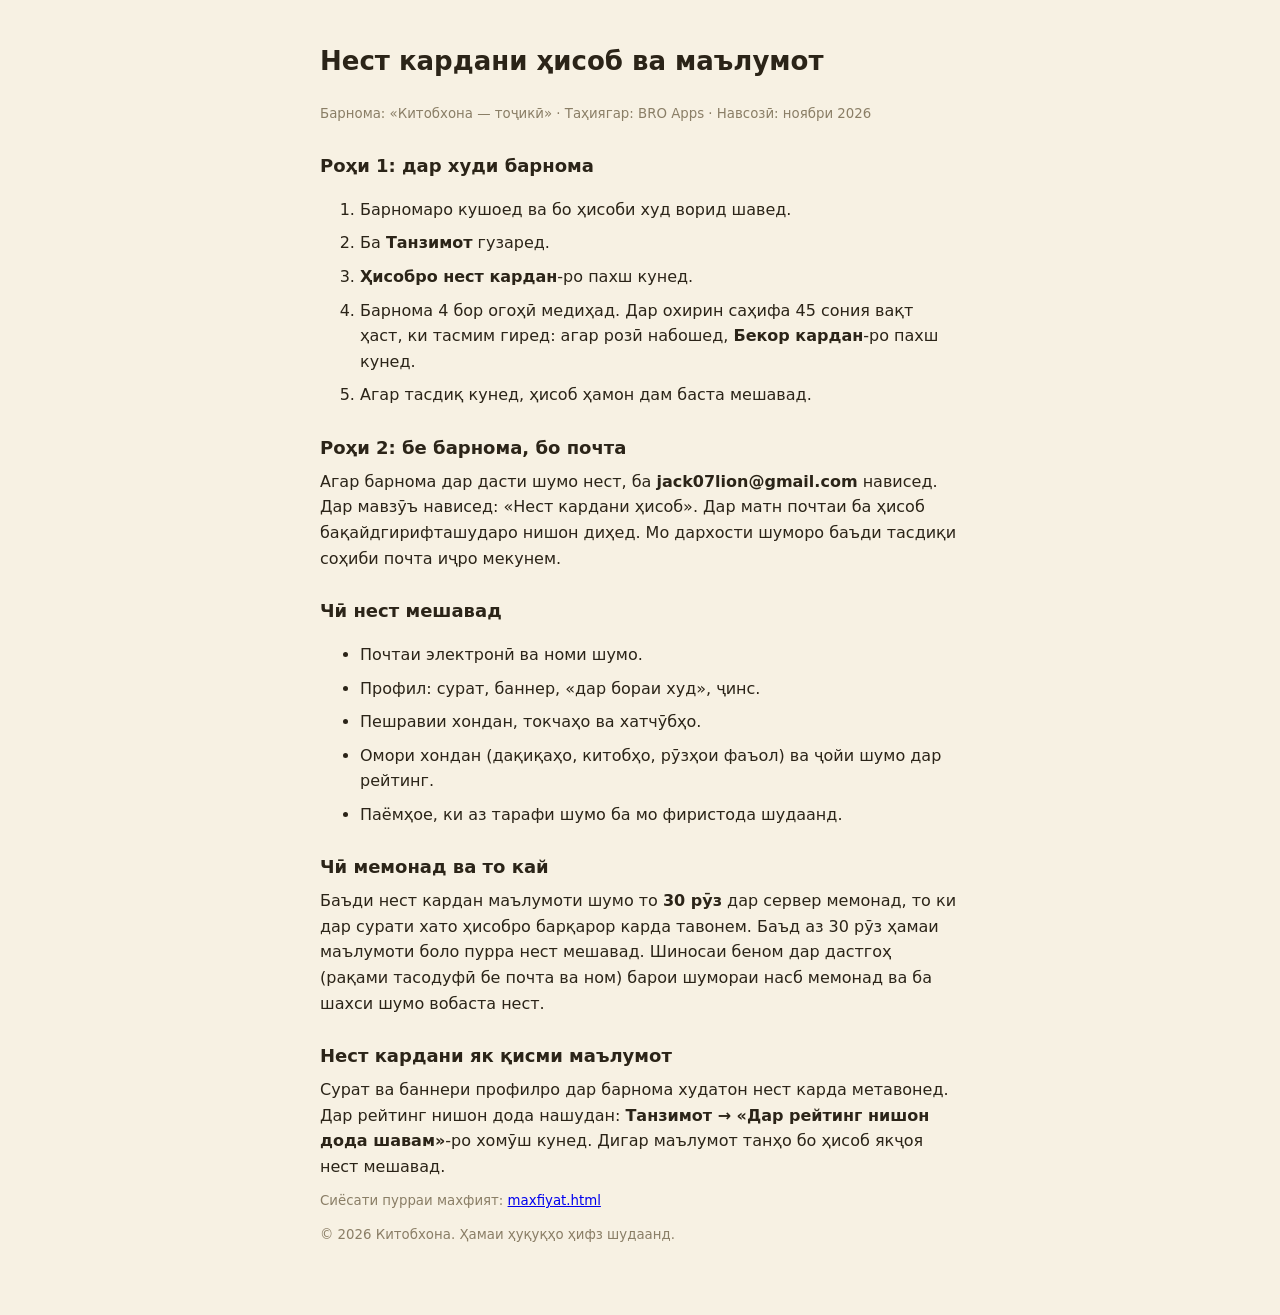
<file: hisob-nest.html>
<!doctype html>
<html lang="tg"><head><meta charset="utf-8"><meta name="viewport" content="width=device-width,initial-scale=1">
<title>Китобхона — тоҷикӣ: нест кардани ҳисоб</title>
<style>
:root{--bg:#f7f1e3;--ink:#2b2418;--mut:#8a7e66}@media (prefers-color-scheme:dark){:root{--bg:#131211;--ink:#f2efe9;--mut:#9a968f}}
body{margin:0;background:var(--bg);color:var(--ink);font:16px/1.6 system-ui,-apple-system,Segoe UI,Roboto,sans-serif;padding:24px 18px 60px}
main{max-width:640px;margin:0 auto}h1{font-size:26px}h2{font-size:18px;margin:26px 0 6px}p,li{margin:0 0 8px}small{color:var(--mut)}
</style></head><body><main>
<h1>Нест кардани ҳисоб ва маълумот</h1>
<small>Барнома: «Китобхона — тоҷикӣ» · Таҳиягар: BRO Apps · Навсозӣ: ноябри 2026</small>

<h2>Роҳи 1: дар худи барнома</h2>
<ol>
<li>Барномаро кушоед ва бо ҳисоби худ ворид шавед.</li>
<li>Ба <b>Танзимот</b> гузаред.</li>
<li><b>Ҳисобро нест кардан</b>-ро пахш кунед.</li>
<li>Барнома 4 бор огоҳӣ медиҳад. Дар охирин саҳифа 45 сония вақт ҳаст, ки тасмим гиред: агар розӣ набошед, <b>Бекор кардан</b>-ро пахш кунед.</li>
<li>Агар тасдиқ кунед, ҳисоб ҳамон дам баста мешавад.</li>
</ol>

<h2>Роҳи 2: бе барнома, бо почта</h2>
<p>Агар барнома дар дасти шумо нест, ба <b>jack07lion@gmail.com</b> нависед. Дар мавзӯъ нависед: «Нест кардани ҳисоб». Дар матн почтаи ба ҳисоб бақайдгирифташударо нишон диҳед. Мо дархости шуморо баъди тасдиқи соҳиби почта иҷро мекунем.</p>

<h2>Чӣ нест мешавад</h2>
<ul>
<li>Почтаи электронӣ ва номи шумо.</li>
<li>Профил: сурат, баннер, «дар бораи худ», ҷинс.</li>
<li>Пешравии хондан, токчаҳо ва хатчӯбҳо.</li>
<li>Омори хондан (дақиқаҳо, китобҳо, рӯзҳои фаъол) ва ҷойи шумо дар рейтинг.</li>
<li>Паёмҳое, ки аз тарафи шумо ба мо фиристода шудаанд.</li>
</ul>

<h2>Чӣ мемонад ва то кай</h2>
<p>Баъди нест кардан маълумоти шумо то <b>30 рӯз</b> дар сервер мемонад, то ки дар сурати хато ҳисобро барқарор карда тавонем. Баъд аз 30 рӯз ҳамаи маълумоти боло пурра нест мешавад. Шиносаи беном дар дастгоҳ (рақами тасодуфӣ бе почта ва ном) барои шумораи насб мемонад ва ба шахси шумо вобаста нест.</p>

<h2>Нест кардани як қисми маълумот</h2>
<p>Сурат ва баннери профилро дар барнома худатон нест карда метавонед. Дар рейтинг нишон дода нашудан: <b>Танзимот → «Дар рейтинг нишон дода шавам»</b>-ро хомӯш кунед. Дигар маълумот танҳо бо ҳисоб якҷоя нест мешавад.</p>

<p><small>Сиёсати пурраи махфият: <a href="maxfiyat.html">maxfiyat.html</a></small></p>
<p><small>© 2026 Китобхона. Ҳамаи ҳуқуқҳо ҳифз шудаанд.</small></p>
</main></body></html>
</file>
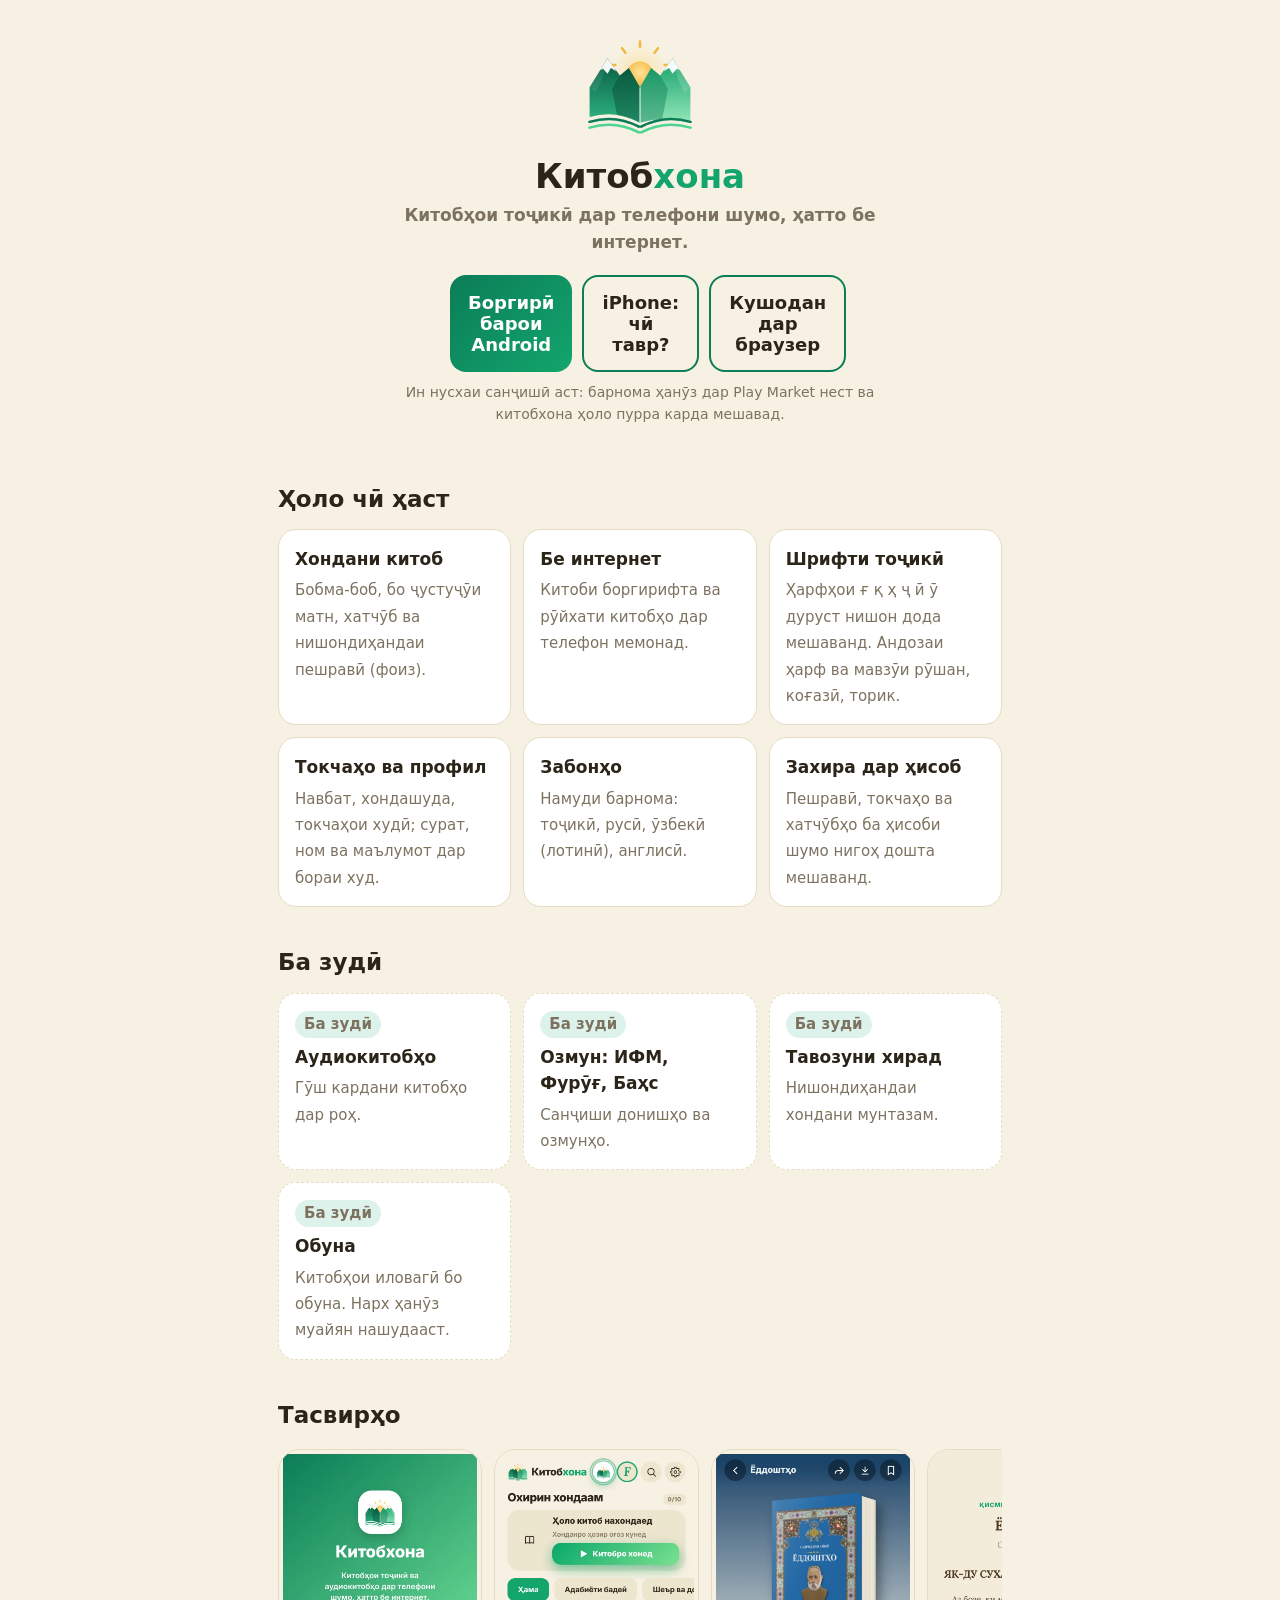
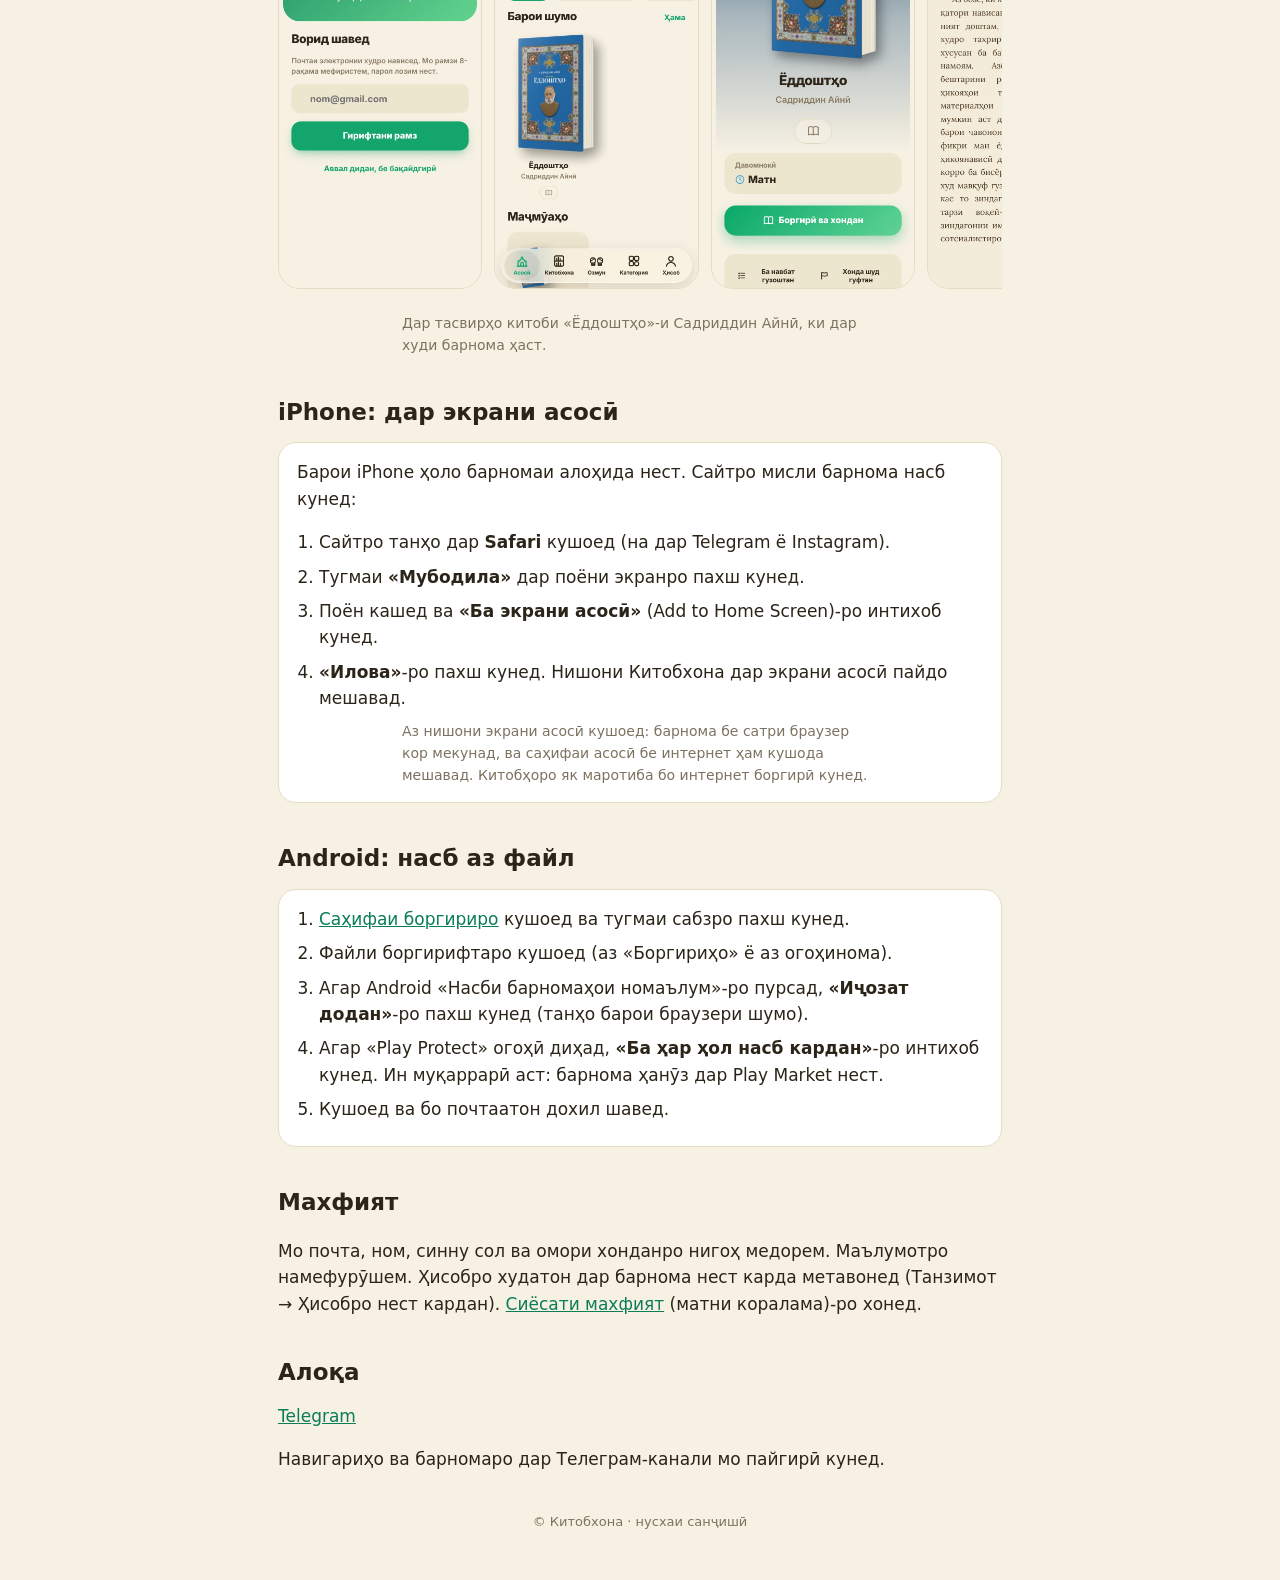
<file: landing.html>
<!doctype html>
<html lang="tg"><head><meta charset="utf-8"><meta name="viewport" content="width=device-width,initial-scale=1">
<title>Китобхона — китобҳои тоҷикӣ дар телефони шумо</title>
<meta name="description" content="Китобхона — барномаи китобҳои тоҷикӣ: хондан дар телефон, ҳатто бе интернет.">
<link rel="icon" href="logos/kitobkhona-logo.svg" type="image/svg+xml">
<link rel="apple-touch-icon" href="icons/apple-touch-icon.png">
<meta name="theme-color" content="#0b7d57">
<style>
:root{--g:#0b7d57;--g2:#13a56d;--bg:#f7f1e3;--ink:#2b2418;--mut:#7d7260;--card:#fff;--line:#e6dcc3}
@media (prefers-color-scheme:dark){:root{--bg:#131211;--ink:#f2efe9;--mut:#a39e94;--card:#1f1d1b;--line:#2f2c28}}
*{box-sizing:border-box}html{scroll-behavior:smooth}
body{margin:0;background:var(--bg);color:var(--ink);font:17px/1.55 system-ui,-apple-system,"Segoe UI",Roboto,sans-serif;padding:0 0 48px}
main{max-width:760px;margin:0 auto;padding:0 18px}
.hero{text-align:center;padding:max(28px,env(safe-area-inset-top)) 0 18px}
.hero img.lg{width:112px;height:auto}
h1{font-size:34px;line-height:1.15;margin:10px 0 6px}h1 em{font-style:normal;color:var(--g2)}
.lead{color:var(--mut);font-weight:600;margin:0 auto 20px;max-width:30em}
.btns{display:flex;flex-direction:column;gap:10px;max-width:380px;margin:0 auto}
.btn{display:flex;align-items:center;justify-content:center;border-radius:16px;padding:15px 18px;font:800 18px system-ui,sans-serif;text-decoration:none;background:linear-gradient(135deg,var(--g),var(--g2));color:#fff}
.btn.s{background:transparent;color:var(--ink);border:2px solid var(--g)}
.note{color:var(--mut);font-size:14px;text-align:center;margin:10px auto 0;max-width:34em}
h2{font-size:23px;margin:38px 0 12px}
.grid{display:grid;grid-template-columns:repeat(auto-fit,minmax(210px,1fr));gap:12px}
.card{background:var(--card);border:1px solid var(--line);border-radius:18px;padding:16px}
.card b{display:block;margin-bottom:4px}.card span{color:var(--mut);font-size:15px}
.soon .card{border-style:dashed}.tag{display:inline-block;font-size:12px;font-weight:800;color:var(--g);background:rgba(19,165,109,.14);border-radius:99px;padding:2px 9px;margin-bottom:6px}
.shots{display:flex;gap:12px;overflow-x:auto;padding:4px 2px 14px;scroll-snap-type:x mandatory;-webkit-overflow-scrolling:touch}
.shots img{height:440px;width:auto;border-radius:22px;border:1px solid var(--line);scroll-snap-align:start;flex:none;background:var(--card)}
ol{margin:0;padding-left:22px}li{margin:0 0 8px}
.how{background:var(--card);border:1px solid var(--line);border-radius:18px;padding:16px 18px;margin:0 0 14px}
.how h3{margin:0 0 8px;font-size:19px}
a{color:var(--g)}.contact a,.contact span{display:block;margin:0 0 6px}
footer{margin-top:40px;color:var(--mut);font-size:13px;text-align:center}
@media (min-width:640px){.btns{flex-direction:row}.btn{flex:1}}
</style></head><body><main>

<header class="hero">
 <img class="lg" src="logos/kitobkhona-logo.svg" alt="Логотипи Китобхона" width="112" height="112">
 <h1>Китоб<em>хона</em></h1>
 <p class="lead">Китобҳои тоҷикӣ дар телефони шумо, ҳатто бе интернет.</p>
 <div class="btns">
  <a class="btn" href="yuklab.html">Боргирӣ барои Android</a>
  <a class="btn s" href="#iphone">iPhone: чӣ тавр?</a>
  <a class="btn s" href="index.html">Кушодан дар браузер</a>
 </div>
 <p class="note">Ин нусхаи санҷишӣ аст: барнома ҳанӯз дар Play Market нест ва китобхона ҳоло пурра карда мешавад.</p>
</header>

<h2>Ҳоло чӣ ҳаст</h2>
<div class="grid">
 <div class="card"><b>Хондани китоб</b><span>Бобма-боб, бо ҷустуҷӯи матн, хатчӯб ва нишондиҳандаи пешравӣ (фоиз).</span></div>
 <div class="card"><b>Бе интернет</b><span>Китоби боргирифта ва рӯйхати китобҳо дар телефон мемонад.</span></div>
 <div class="card"><b>Шрифти тоҷикӣ</b><span>Ҳарфҳои ғ қ ҳ ҷ ӣ ӯ дуруст нишон дода мешаванд. Андозаи ҳарф ва мавзӯи рӯшан, коғазӣ, торик.</span></div>
 <div class="card"><b>Токчаҳо ва профил</b><span>Навбат, хондашуда, токчаҳои худӣ; сурат, ном ва маълумот дар бораи худ.</span></div>
 <div class="card"><b>Забонҳо</b><span>Намуди барнома: тоҷикӣ, русӣ, ӯзбекӣ (лотинӣ), англисӣ.</span></div>
 <div class="card"><b>Захира дар ҳисоб</b><span>Пешравӣ, токчаҳо ва хатчӯбҳо ба ҳисоби шумо нигоҳ дошта мешаванд.</span></div>
</div>

<h2>Ба зудӣ</h2>
<div class="grid soon">
 <div class="card"><span class="tag">Ба зудӣ</span><b>Аудиокитобҳо</b><span>Гӯш кардани китобҳо дар роҳ.</span></div>
 <div class="card"><span class="tag">Ба зудӣ</span><b>Озмун: ИФМ, Фурӯғ, Баҳс</b><span>Санҷиши донишҳо ва озмунҳо.</span></div>
 <div class="card"><span class="tag">Ба зудӣ</span><b>Тавозуни хирад</b><span>Нишондиҳандаи хондани мунтазам.</span></div>
 <div class="card"><span class="tag">Ба зудӣ</span><b>Обуна</b><span>Китобҳои иловагӣ бо обуна. Нарх ҳанӯз муайян нашудааст.</span></div>
</div>

<h2>Тасвирҳо</h2>
<div class="shots" role="list" aria-label="Тасвирҳои барнома">
 <img role="listitem" src="landing/1-kirish.webp" alt="Саҳифаи воридшавӣ" loading="lazy" height="440">
 <img role="listitem" src="landing/2-asosi.webp" alt="Саҳифаи асосӣ" loading="lazy" height="440">
 <img role="listitem" src="landing/3-kitob.webp" alt="Саҳифаи китоб" loading="lazy" height="440">
 <img role="listitem" src="landing/4-khondan.webp" alt="Хондани китоб" loading="lazy" height="440">
 <img role="listitem" src="landing/5-torik.webp" alt="Мавзӯи торик" loading="lazy" height="440">
</div>
<p class="note" style="text-align:left">Дар тасвирҳо китоби «Ёддоштҳо»-и Садриддин Айнӣ, ки дар худи барнома ҳаст.</p>

<h2 id="iphone">iPhone: дар экрани асосӣ</h2>
<div class="how">
 <p style="margin-top:0">Барои iPhone ҳоло барномаи алоҳида нест. Сайтро мисли барнома насб кунед:</p>
 <ol>
  <li>Сайтро танҳо дар <b>Safari</b> кушоед (на дар Telegram ё Instagram).</li>
  <li>Тугмаи <b>«Мубодила»</b> дар поёни экранро пахш кунед.</li>
  <li>Поён кашед ва <b>«Ба экрани асосӣ»</b> (Add to Home Screen)-ро интихоб кунед.</li>
  <li><b>«Илова»</b>-ро пахш кунед. Нишони Китобхона дар экрани асосӣ пайдо мешавад.</li>
 </ol>
 <p class="note" style="text-align:left">Аз нишони экрани асосӣ кушоед: барнома бе сатри браузер кор мекунад, ва саҳифаи асосӣ бе интернет ҳам кушода мешавад. Китобҳоро як маротиба бо интернет боргирӣ кунед.</p>
</div>

<h2>Android: насб аз файл</h2>
<div class="how">
 <ol>
  <li><a href="yuklab.html">Саҳифаи боргириро</a> кушоед ва тугмаи сабзро пахш кунед.</li>
  <li>Файли боргирифтаро кушоед (аз «Боргириҳо» ё аз огоҳинома).</li>
  <li>Агар Android «Насби барномаҳои номаълум»-ро пурсад, <b>«Иҷозат додан»</b>-ро пахш кунед (танҳо барои браузери шумо).</li>
  <li>Агар «Play Protect» огоҳӣ диҳад, <b>«Ба ҳар ҳол насб кардан»</b>-ро интихоб кунед. Ин муқаррарӣ аст: барнома ҳанӯз дар Play Market нест.</li>
  <li>Кушоед ва бо почтаатон дохил шавед.</li>
 </ol>
</div>

<h2>Махфият</h2>
<p>Мо почта, ном, синну сол ва омори хонданро нигоҳ медорем. Маълумотро намефурӯшем. Ҳисобро худатон дар барнома нест карда метавонед (Танзимот → Ҳисобро нест кардан). <a href="maxfiyat.html">Сиёсати махфият</a> (матни коралама)-ро хонед.</p>

<h2>Алоқа</h2>
<div class="contact" id="contact"><span>Алоқа ба зудӣ илова мешавад.</span></div>
<p>Навигариҳо ва барномаро дар Телеграм-канали мо пайгирӣ кунед.</p>

<footer>© Китобхона · нусхаи санҷишӣ</footer>
</main>
<script>
/* Бунёдгузорон ин ҷо ҳавола ва почтаро менависанд. Холӣ бошад — ҳеҷ чиз нишон дода намешавад. */
const CONTACT={telegram:"https://t.me/kitobkhona_official",email:""};
(()=>{const box=document.getElementById("contact"),rows=[];
 if(/^https:\/\/t\.me\/[A-Za-z0-9_]{3,}$/.test(CONTACT.telegram))rows.push('<a href="'+CONTACT.telegram+'" rel="noopener">Telegram</a>');
 if(/^[^\s@<>"]+@[^\s@<>"]+\.[^\s@<>"]{2,}$/.test(CONTACT.email))rows.push('<a href="mailto:'+CONTACT.email+'">'+CONTACT.email+'</a>');
 if(rows.length)box.innerHTML=rows.join("")})();
</script>
</body></html>
</file>
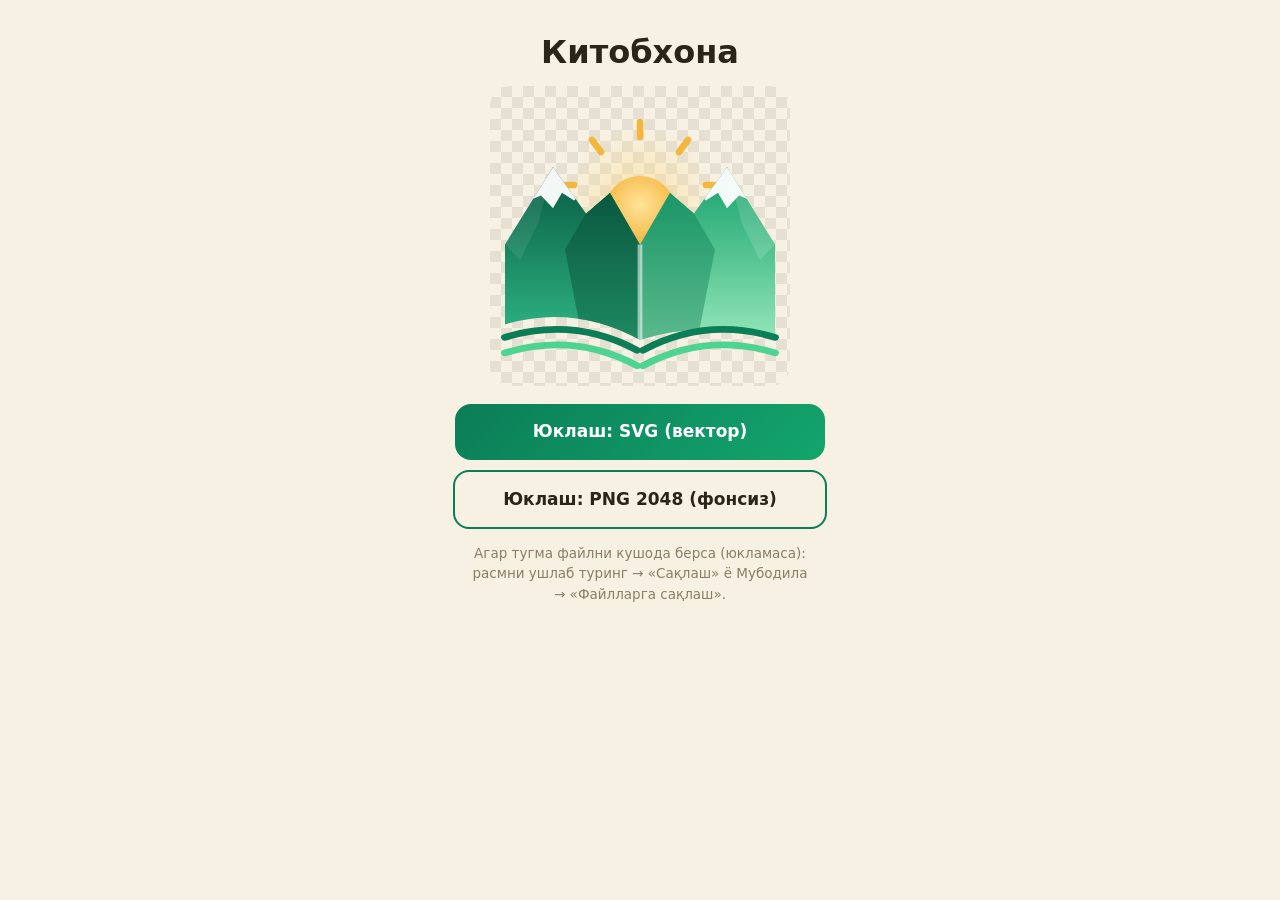
<file: logo.html>
<!doctype html>
<html lang="tg"><head><meta charset="utf-8"><meta name="viewport" content="width=device-width,initial-scale=1">
<title>Китобхона — логотип</title>
<style>
:root{--bg:#f7f1e3;--ink:#2b2418;--g:#0b7d57;--g2:#13a56d}
@media (prefers-color-scheme:dark){:root{--bg:#131211;--ink:#f2efe9}}
body{margin:0;background:var(--bg);color:var(--ink);font:16px/1.5 system-ui,-apple-system,Segoe UI,Roboto,sans-serif;padding:28px 18px;text-align:center}
img{width:min(70vw,300px);height:auto;margin:10px auto 18px;display:block;background:repeating-conic-gradient(#e6e0d2 0% 25%,#f7f1e3 0% 50%) 0 0/22px 22px;border-radius:20px}
a.b{display:block;max-width:340px;margin:10px auto;padding:15px;border-radius:16px;background:linear-gradient(135deg,var(--g),var(--g2));color:#fff;text-decoration:none;font-weight:800;font-size:17px}
a.b.s{background:var(--bg);color:var(--ink);border:2px solid var(--g)}
p{color:#8a7e66;font-size:13.5px;max-width:340px;margin:14px auto}
</style></head><body>
<h1 style="margin:0 0 4px">Китобхона</h1>
<img src="logos/kitobkhona-logo.svg" alt="Логотип">
<a class="b" href="logos/kitobkhona-logo.svg" download="kitobkhona-logo.svg">Юклаш: SVG (вектор)</a>
<a class="b s" href="logos/kitobkhona-logo-2048.png" download="kitobkhona-logo-2048.png">Юклаш: PNG 2048 (фонсиз)</a>
<p>Агар тугма файлни кушода берса (юкламаса): расмни ушлаб туринг → «Сақлаш» ё Мубодила → «Файлларга сақлаш».</p>
</body></html>
</file>
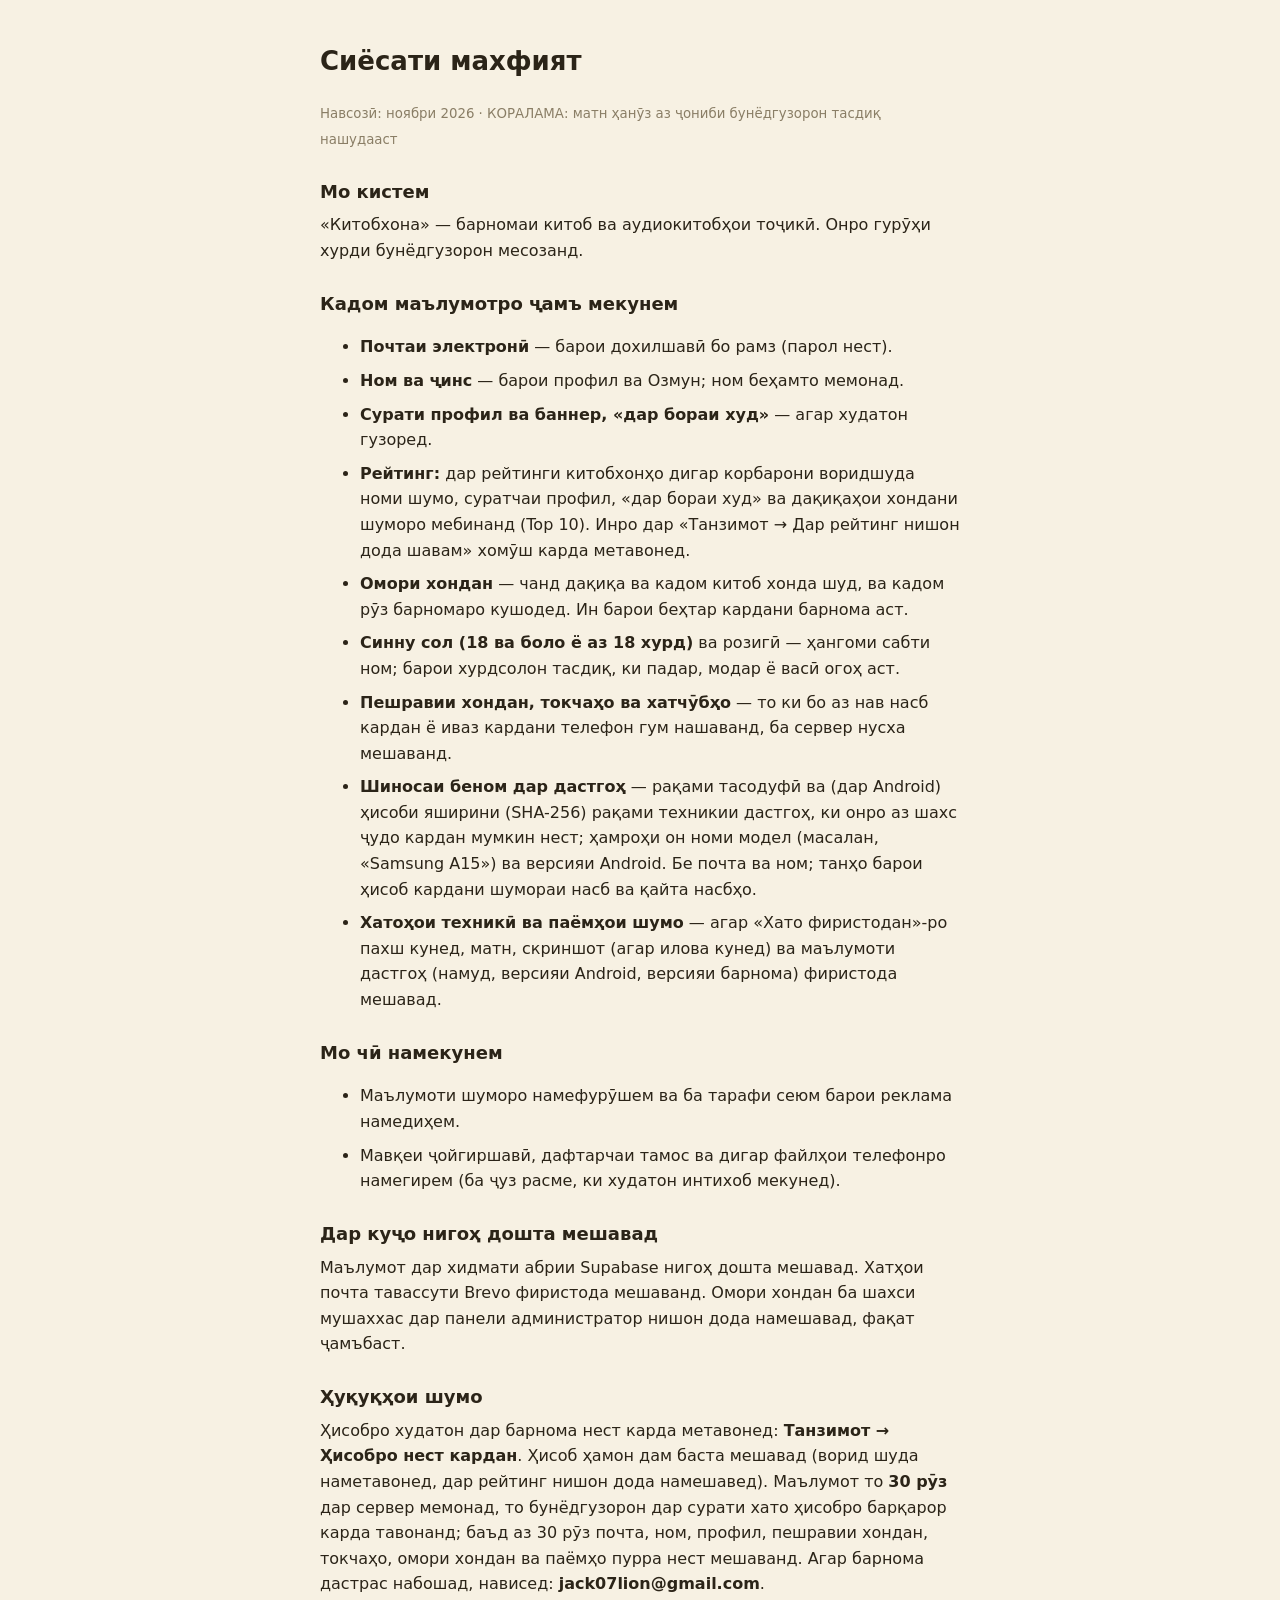
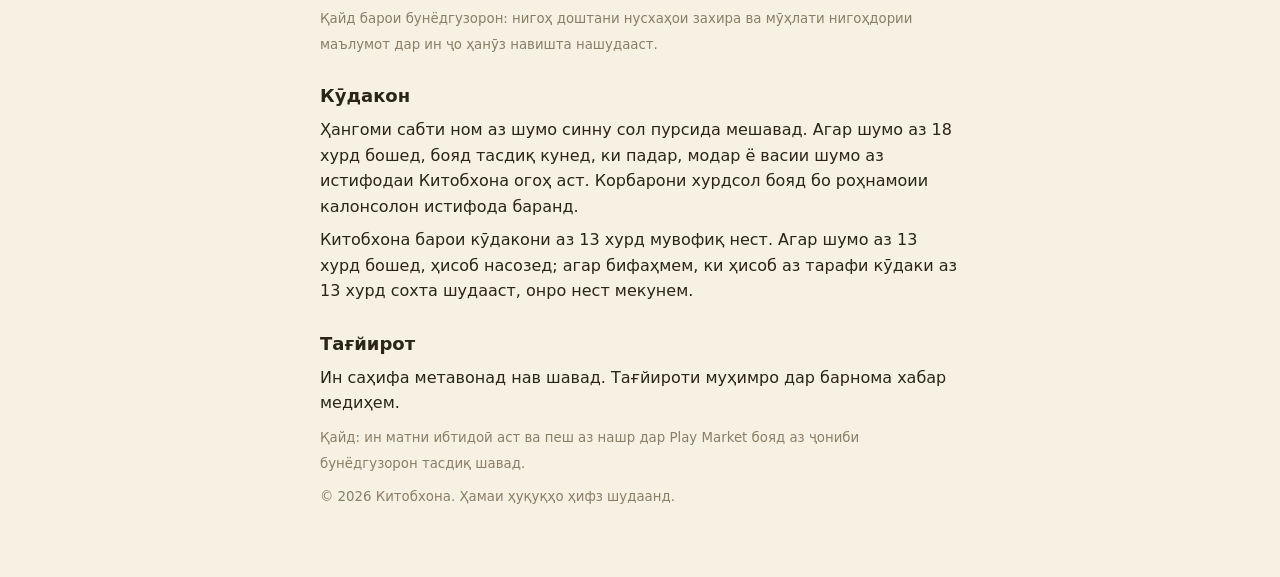
<file: maxfiyat.html>
<!doctype html>
<html lang="tg"><head><meta charset="utf-8"><meta name="viewport" content="width=device-width,initial-scale=1">
<title>Китобхона — Сиёсати махфият</title>
<style>
:root{--bg:#f7f1e3;--ink:#2b2418;--mut:#8a7e66}@media (prefers-color-scheme:dark){:root{--bg:#131211;--ink:#f2efe9;--mut:#9a968f}}
body{margin:0;background:var(--bg);color:var(--ink);font:16px/1.6 system-ui,-apple-system,Segoe UI,Roboto,sans-serif;padding:24px 18px 60px}
main{max-width:640px;margin:0 auto}h1{font-size:26px}h2{font-size:18px;margin:26px 0 6px}p,li{margin:0 0 8px}small{color:var(--mut)}
</style></head><body><main>
<h1>Сиёсати махфият</h1>
<small>Навсозӣ: ноябри 2026 · КОРАЛАМА: матн ҳанӯз аз ҷониби бунёдгузорон тасдиқ нашудааст</small>
<h2>Мо кистем</h2>
<p>«Китобхона» — барномаи китоб ва аудиокитобҳои тоҷикӣ. Онро гурӯҳи хурди бунёдгузорон месозанд.</p>
<h2>Кадом маълумотро ҷамъ мекунем</h2>
<ul>
<li><b>Почтаи электронӣ</b> — барои дохилшавӣ бо рамз (парол нест).</li>
<li><b>Ном ва ҷинс</b> — барои профил ва Озмун; ном беҳамто мемонад.</li>
<li><b>Сурати профил ва баннер, «дар бораи худ»</b> — агар худатон гузоред.</li>
<li><b>Рейтинг:</b> дар рейтинги китобхонҳо дигар корбарони воридшуда номи шумо, суратчаи профил, «дар бораи худ» ва дақиқаҳои хондани шуморо мебинанд (Top 10). Инро дар «Танзимот → Дар рейтинг нишон дода шавам» хомӯш карда метавонед.</li>
<li><b>Омори хондан</b> — чанд дақиқа ва кадом китоб хонда шуд, ва кадом рӯз барномаро кушодед. Ин барои беҳтар кардани барнома аст.</li>
<li><b>Синну сол (18 ва боло ё аз 18 хурд)</b> ва розигӣ — ҳангоми сабти ном; барои хурдсолон тасдиқ, ки падар, модар ё васӣ огоҳ аст.</li>
<li><b>Пешравии хондан, токчаҳо ва хатчӯбҳо</b> — то ки бо аз нав насб кардан ё иваз кардани телефон гум нашаванд, ба сервер нусха мешаванд.</li>
<li><b>Шиносаи беном дар дастгоҳ</b> — рақами тасодуфӣ ва (дар Android) ҳисоби яширини (SHA-256) рақами техникии дастгоҳ, ки онро аз шахс ҷудо кардан мумкин нест; ҳамроҳи он номи модел (масалан, «Samsung A15») ва версияи Android. Бе почта ва ном; танҳо барои ҳисоб кардани шумораи насб ва қайта насбҳо.</li>
<li><b>Хатоҳои техникӣ ва паёмҳои шумо</b> — агар «Хато фиристодан»-ро пахш кунед, матн, скриншот (агар илова кунед) ва маълумоти дастгоҳ (намуд, версияи Android, версияи барнома) фиристода мешавад.</li>
</ul>
<h2>Мо чӣ намекунем</h2>
<ul><li>Маълумоти шуморо намефурӯшем ва ба тарафи сеюм барои реклама намедиҳем.</li>
<li>Мавқеи ҷойгиршавӣ, дафтарчаи тамос ва дигар файлҳои телефонро намегирем (ба ҷуз расме, ки худатон интихоб мекунед).</li></ul>
<h2>Дар куҷо нигоҳ дошта мешавад</h2>
<p>Маълумот дар хидмати абрии Supabase нигоҳ дошта мешавад. Хатҳои почта тавассути Brevo фиристода мешаванд. Омори хондан ба шахси мушаххас дар панели администратор нишон дода намешавад, фақат ҷамъбаст.</p>
<h2>Ҳуқуқҳои шумо</h2>
<p>Ҳисобро худатон дар барнома нест карда метавонед: <b>Танзимот → Ҳисобро нест кардан</b>. Ҳисоб ҳамон дам баста мешавад (ворид шуда наметавонед, дар рейтинг нишон дода намешавед). Маълумот то <b>30 рӯз</b> дар сервер мемонад, то бунёдгузорон дар сурати хато ҳисобро барқарор карда тавонанд; баъд аз 30 рӯз почта, ном, профил, пешравии хондан, токчаҳо, омори хондан ва паёмҳо пурра нест мешаванд. Агар барнома дастрас набошад, нависед: <b>jack07lion@gmail.com</b>.</p>
<p><small>Қайд барои бунёдгузорон: нигоҳ доштани нусхаҳои захира ва мӯҳлати нигоҳдории маълумот дар ин ҷо ҳанӯз навишта нашудааст.</small></p>
<h2>Кӯдакон</h2>
<p>Ҳангоми сабти ном аз шумо синну сол пурсида мешавад. Агар шумо аз 18 хурд бошед, бояд тасдиқ кунед, ки падар, модар ё васии шумо аз истифодаи Китобхона огоҳ аст. Корбарони хурдсол бояд бо роҳнамоии калонсолон истифода баранд.</p>
<p>Китобхона барои кӯдакони аз 13 хурд мувофиқ нест. Агар шумо аз 13 хурд бошед, ҳисоб насозед; агар бифаҳмем, ки ҳисоб аз тарафи кӯдаки аз 13 хурд сохта шудааст, онро нест мекунем.</p>
<h2>Тағйирот</h2>
<p>Ин саҳифа метавонад нав шавад. Тағйироти муҳимро дар барнома хабар медиҳем.</p>
<p><small>Қайд: ин матни ибтидоӣ аст ва пеш аз нашр дар Play Market бояд аз ҷониби бунёдгузорон тасдиқ шавад.</small></p>
<p><small>© 2026 Китобхона. Ҳамаи ҳуқуқҳо ҳифз шудаанд.</small></p>
</main></body></html>
</file>
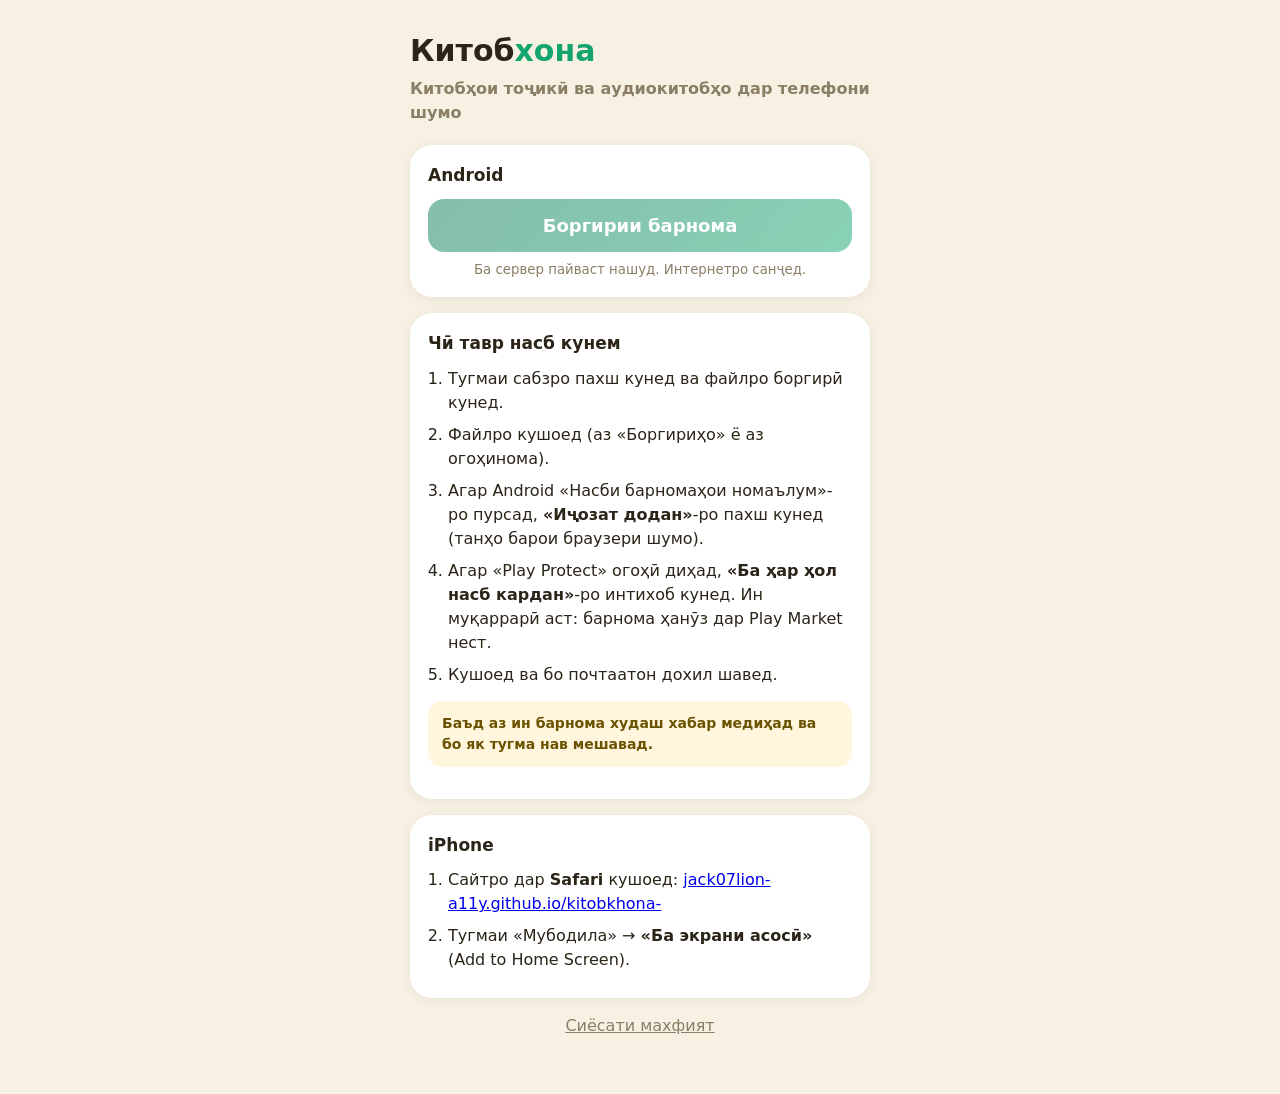
<file: yuklab.html>
<!doctype html>
<html lang="tg"><head><meta charset="utf-8"><meta name="viewport" content="width=device-width,initial-scale=1,viewport-fit=cover">
<title>Китобхона — боргирӣ</title>
<style>
:root{--g:#0b7d57;--g2:#13a56d;--bg:#f7f1e3;--ink:#2b2418;--mut:#8a7e66;--card:#fff}
@media (prefers-color-scheme:dark){:root{--bg:#131211;--ink:#f2efe9;--mut:#9a968f;--card:#1f1d1b}}
*{box-sizing:border-box}body{margin:0;background:var(--bg);color:var(--ink);font:16px/1.5 system-ui,-apple-system,Segoe UI,Roboto,sans-serif;padding:max(20px,env(safe-area-inset-top)) 18px 40px}
main{max-width:460px;margin:0 auto}
h1{font-size:30px;margin:8px 0 4px}h1 em{font-style:normal;color:var(--g2)}
.lead{color:var(--mut);margin:0 0 20px;font-weight:600}
.card{background:var(--card);border-radius:22px;padding:18px;margin:0 0 16px;box-shadow:0 2px 14px rgba(0,0,0,.06)}
.btn{display:flex;align-items:center;justify-content:center;gap:10px;width:100%;border:0;border-radius:16px;background:linear-gradient(135deg,var(--g),var(--g2));color:#fff;font:800 18px system-ui;padding:16px;text-decoration:none}
.btn[aria-disabled=true]{opacity:.5;pointer-events:none}
small{color:var(--mut);display:block;text-align:center;margin-top:8px}
h2{font-size:17px;margin:0 0 10px}
ol{margin:0;padding-left:20px}li{margin:0 0 8px}
.warn{background:#fff6dd;color:#6b5200;border-radius:14px;padding:12px 14px;font-weight:600;font-size:14px}
@media (prefers-color-scheme:dark){.warn{background:#3a3114;color:#f3dd9a}}
</style></head><body><main>
<h1>Китоб<em>хона</em></h1>
<p class="lead">Китобҳои тоҷикӣ ва аудиокитобҳо дар телефони шумо</p>

<div class="card">
 <h2>Android</h2>
 <a class="btn" id="dl" href="#" aria-disabled="true">Боргирии барнома</a>
 <small id="ver">Версияро месанҷем…</small>
</div>

<div class="card">
 <h2>Чӣ тавр насб кунем</h2>
 <ol>
  <li>Тугмаи сабзро пахш кунед ва файлро боргирӣ кунед.</li>
  <li>Файлро кушоед (аз «Боргириҳо» ё аз огоҳинома).</li>
  <li>Агар Android «Насби барномаҳои номаълум»-ро пурсад, <b>«Иҷозат додан»</b>-ро пахш кунед (танҳо барои браузери шумо).</li>
  <li>Агар «Play Protect» огоҳӣ диҳад, <b>«Ба ҳар ҳол насб кардан»</b>-ро интихоб кунед. Ин муқаррарӣ аст: барнома ҳанӯз дар Play Market нест.</li>
  <li>Кушоед ва бо почтаатон дохил шавед.</li>
 </ol>
 <p class="warn">Баъд аз ин барнома худаш хабар медиҳад ва бо як тугма нав мешавад.</p>
</div>

<div class="card">
 <h2>iPhone</h2>
 <ol>
  <li>Сайтро дар <b>Safari</b> кушоед: <a href="./">jack07lion-a11y.github.io/kitobkhona-</a></li>
  <li>Тугмаи «Мубодила» → <b>«Ба экрани асосӣ»</b> (Add to Home Screen).</li>
 </ol>
</div>
<p style="text-align:center"><a href="maxfiyat.html" style="color:var(--mut)">Сиёсати махфият</a></p>
</main>
<script>
(async()=>{const dl=document.getElementById("dl"),v=document.getElementById("ver");
 try{const r=await fetch("https://hxtpmwxglfuabdvaeapj.supabase.co/rest/v1/app_release?select=version,url&id=eq.1",{headers:{apikey:"sb_publishable_hnpY6mKTu9ahVxjIbcKvkQ_gjv0tb39"}});
  const j=await r.json(),x=j&&j[0];
  if(x&&x.version>0&&/^https:\/\/github\.com\/jack07lion-a11y\/kitobkhona-\/releases\//.test(x.url||"")){dl.href=x.url;dl.setAttribute("aria-disabled","false");v.textContent="Версияи "+x.version}
  else v.textContent="Версияи нав ҳанӯз нашр нашудааст. Баъдтар кӯшиш кунед."}
 catch(e){v.textContent="Ба сервер пайваст нашуд. Интернетро санҷед."}})();
</script></body></html>
</file>
